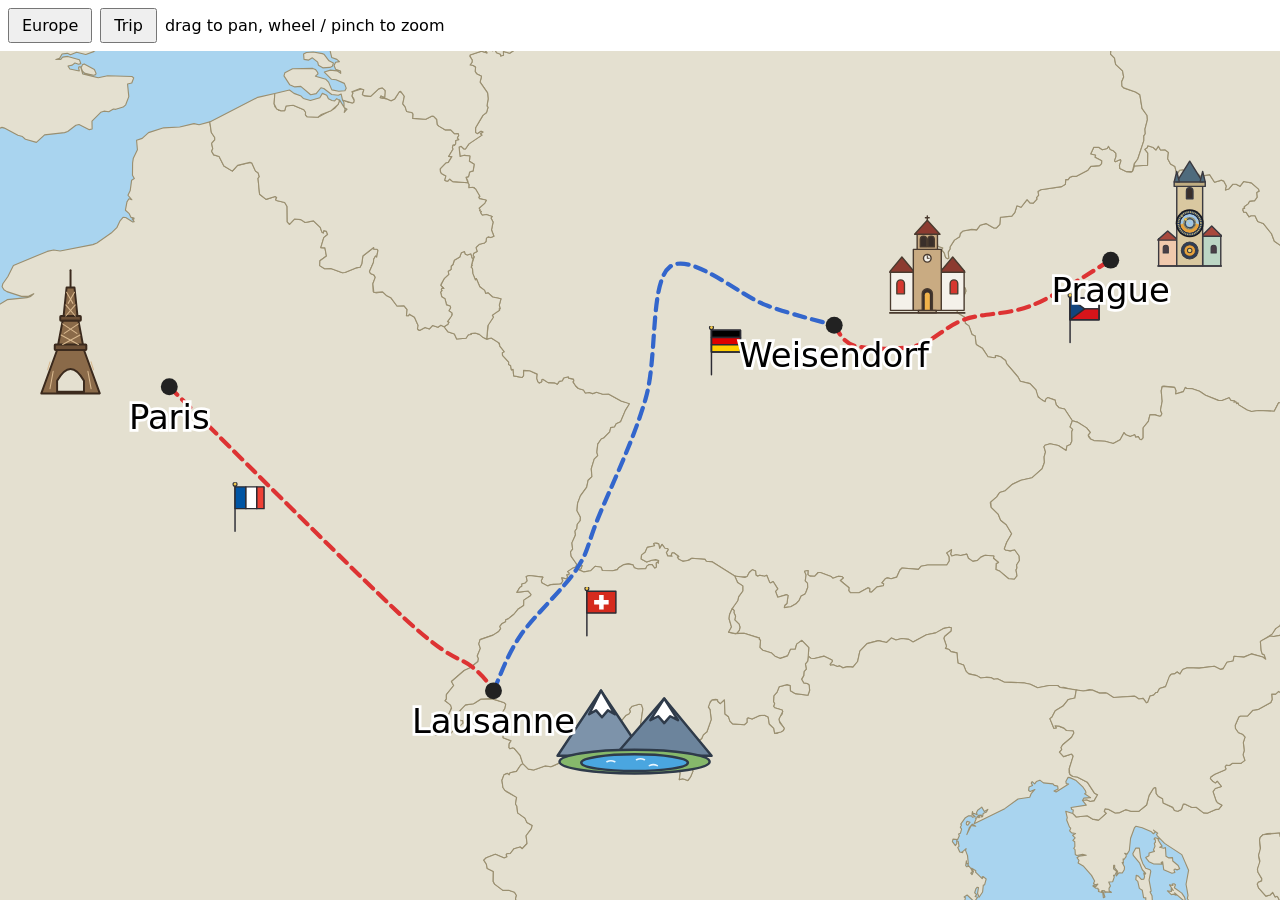
<file: map-preview.html>
<!doctype html>
<html lang="en">
<head>
<meta charset="utf-8">
<meta name="viewport" content="width=device-width, initial-scale=1">
<meta name="robots" content="noindex, nofollow">
<title>Trip East: map preview</title>
<style>
  html, body { margin: 0; height: 100%; font-family: system-ui, sans-serif; }
  body { display: flex; flex-direction: column; }
  nav { padding: 8px; display: flex; gap: 8px; align-items: center; background: #fff; }
  nav button { padding: 6px 12px; font: inherit; }
  svg { flex: 1; min-height: 0; width: 100%; background: #a9d4ef; touch-action: none; cursor: grab; }
  .country { fill: #e4e0d0; stroke: #9a8f70; stroke-width: .8; stroke-linejoin: round; }
  .route { fill: none; stroke-width: 3; stroke-dasharray: 8 5; stroke-linecap: round; }
  .route.bus { stroke: #d33; }
  .route.train { stroke: #36c; }
  .city circle { fill: #222; }
  .city text { font-size: 24px; paint-order: stroke; stroke: #fff; stroke-width: 4px; }
</style>
</head>
<body>
<nav>
  <button data-view="full">Europe</button>
  <button data-view="route">Trip</button>
  <span>drag to pan, wheel / pinch to zoom</span>
</nav>
<svg id="map"></svg>
<script>
(async function () {
  const NS = "http://www.w3.org/2000/svg";
  const map = await (await fetch("map.json")).json();
  const svg = document.getElementById("map");
  const el = (name, attrs, parent) => {
    const n = document.createElementNS(NS, name);
    for (const k in attrs) n.setAttribute(k, attrs[k]);
    parent.appendChild(n);
    return n;
  };

  const trip = new Set(map.routes.flatMap((r) => [r.from, r.to]));
  map.countries.forEach((c) => el("path", { d: c.d, class: "country" }, svg));
  map.routes.forEach((r) => el("path", { d: r.d, class: "route " + r.mode }, svg));
  map.landmarks.forEach((m) => el("image", {
    href: m.file, x: m.x - m.w / 2, y: m.y - m.h, width: m.w, height: m.h,
  }, svg));
  Object.values(map.cities).forEach((c) => {
    const g = el("g", { class: "city" }, svg);
    el("circle", { cx: c.x, cy: c.y, r: 6 }, g);
    el("text", { x: c.x, y: c.y + 30, "text-anchor": "middle" }, g).textContent = c.name;
  });

  const cities = Object.values(map.cities).filter((c) => trip.has(c.name));
  const xs = cities.map((c) => c.x), ys = cities.map((c) => c.y);
  const pad = 120;
  const views = {
    full: [0, 0, map.width, map.height],
    route: [Math.min(...xs) - pad, Math.min(...ys) - pad,
            Math.max(...xs) - Math.min(...xs) + 2 * pad, Math.max(...ys) - Math.min(...ys) + 2 * pad],
  };
  let vb = views.route.slice();
  const apply = () => svg.setAttribute("viewBox", vb.join(" "));
  apply();
  document.querySelectorAll("nav button").forEach((b) =>
    b.addEventListener("click", () => { vb = views[b.dataset.view].slice(); apply(); }));

  function zoomAt(clientX, clientY, factor) {
    const r = svg.getBoundingClientRect();
    const scale = Math.max(vb[2] / r.width, vb[3] / r.height); // preserveAspectRatio: meet
    const ox = (r.width - vb[2] / scale) / 2, oy = (r.height - vb[3] / scale) / 2;
    const mx = vb[0] + (clientX - r.left - ox) * scale, my = vb[1] + (clientY - r.top - oy) * scale;
    vb = [mx - (mx - vb[0]) * factor, my - (my - vb[1]) * factor, vb[2] * factor, vb[3] * factor];
    apply();
  }
  svg.addEventListener("wheel", (e) => {
    e.preventDefault();
    zoomAt(e.clientX, e.clientY, Math.exp(e.deltaY * 0.0015));
  }, { passive: false });

  const pointers = new Map();
  let pinch = 0;
  svg.addEventListener("pointerdown", (e) => { svg.setPointerCapture(e.pointerId); pointers.set(e.pointerId, e); });
  svg.addEventListener("pointerup", (e) => { pointers.delete(e.pointerId); pinch = 0; });
  svg.addEventListener("pointermove", (e) => {
    const prev = pointers.get(e.pointerId);
    if (!prev) return;
    pointers.set(e.pointerId, e);
    const r = svg.getBoundingClientRect();
    const scale = Math.max(vb[2] / r.width, vb[3] / r.height);
    if (pointers.size === 1) {
      vb[0] -= (e.clientX - prev.clientX) * scale;
      vb[1] -= (e.clientY - prev.clientY) * scale;
      apply();
    } else if (pointers.size === 2) {
      const [a, b] = [...pointers.values()];
      const dist = Math.hypot(a.clientX - b.clientX, a.clientY - b.clientY);
      if (pinch) zoomAt((a.clientX + b.clientX) / 2, (a.clientY + b.clientY) / 2, pinch / dist);
      pinch = dist;
    }
  });
})();
</script>
</body>
</html>
</file>
